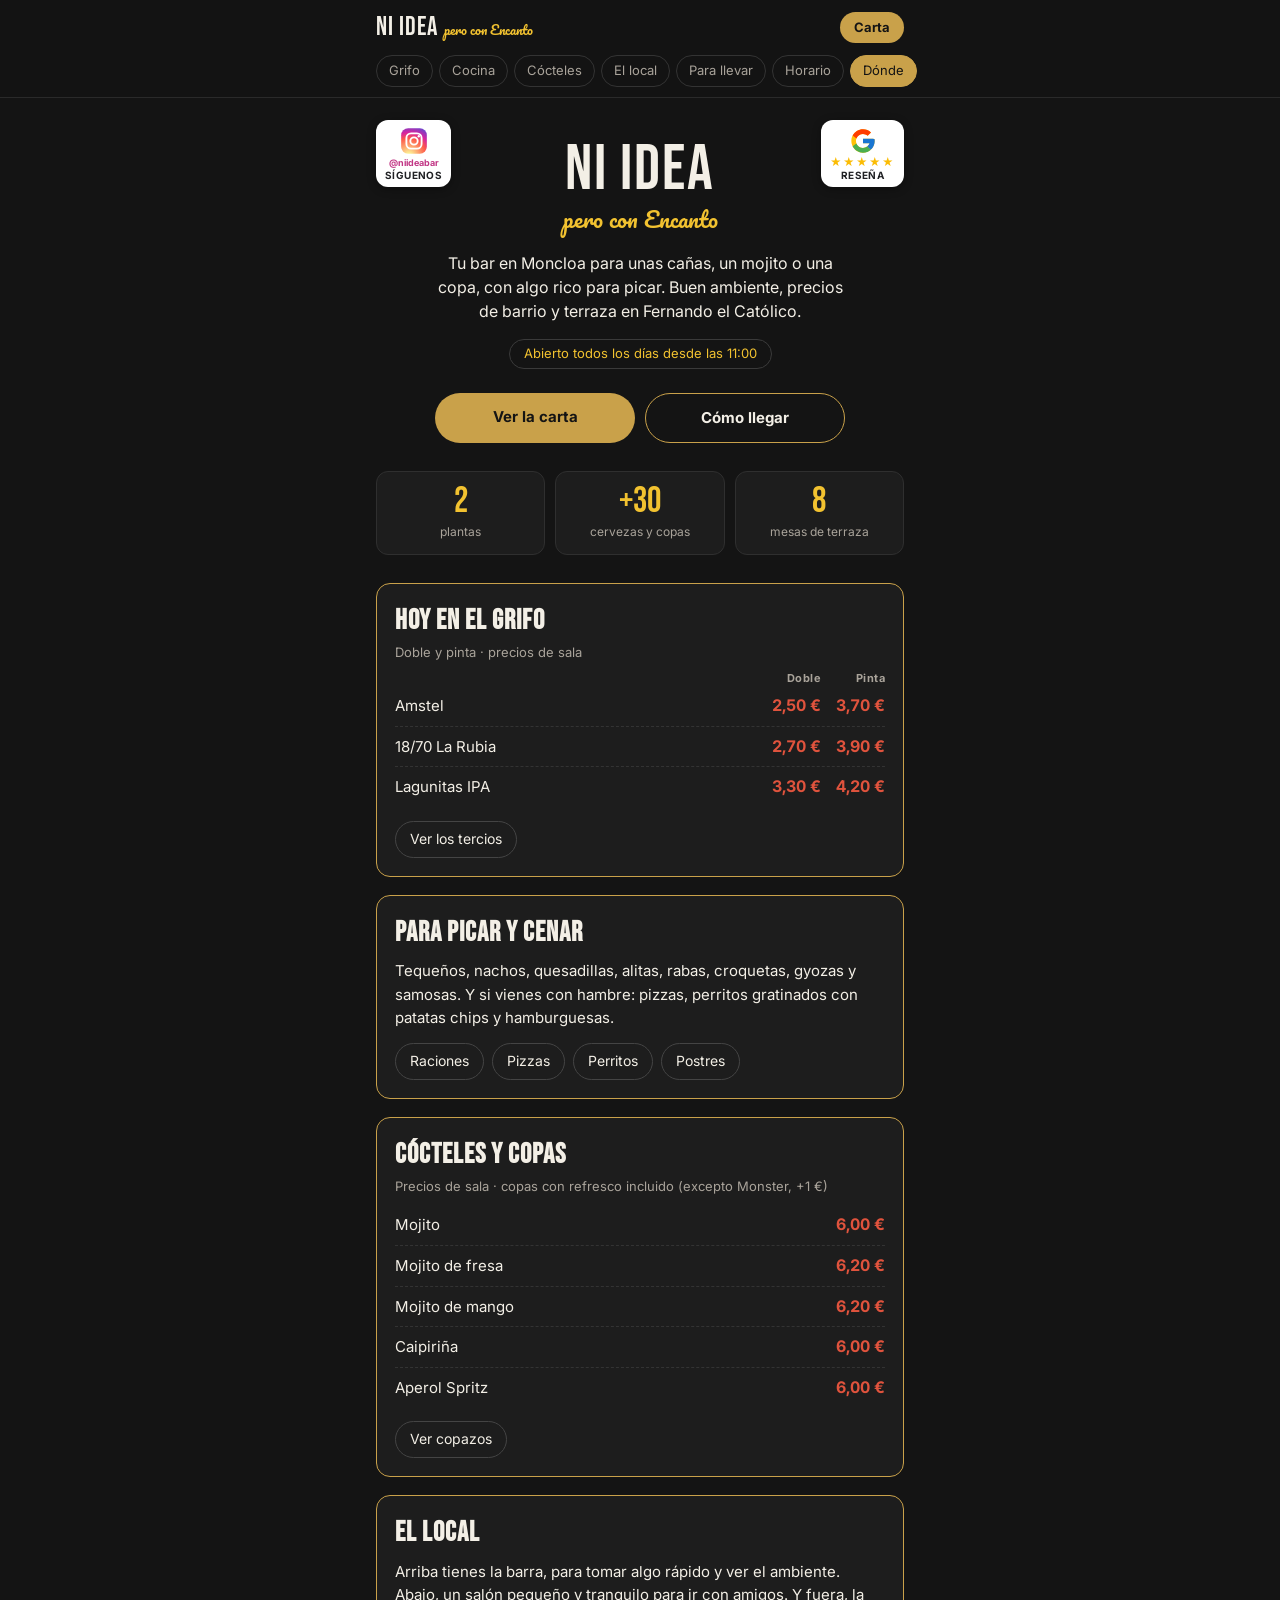
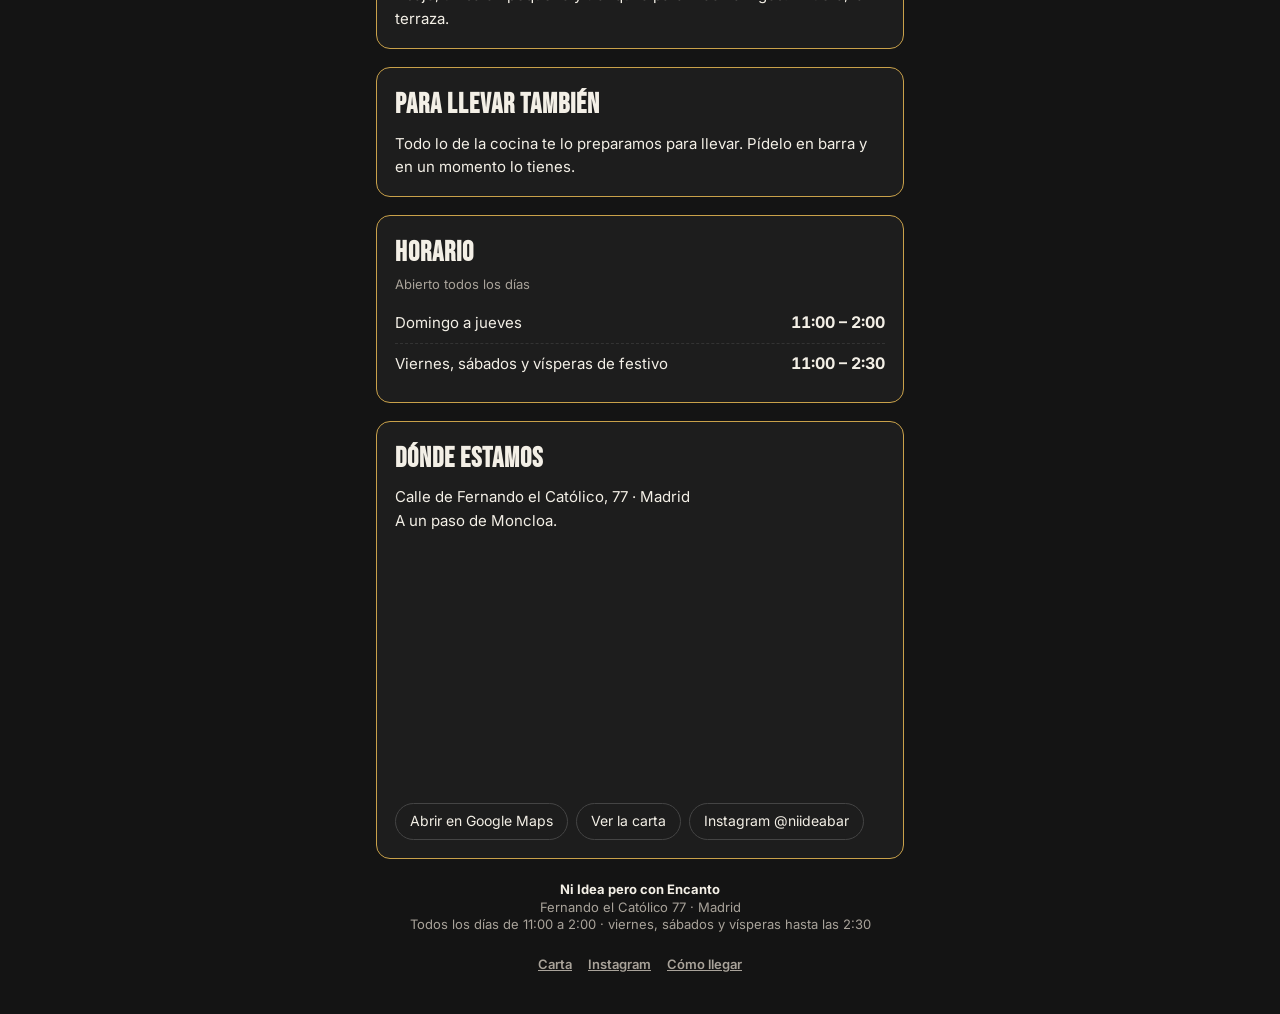
<file: index.html>
<!DOCTYPE html>
<html lang="es">
<head>
<meta charset="UTF-8">
<meta name="viewport" content="width=device-width, initial-scale=1, viewport-fit=cover">
<title>Ni Idea pero con Encanto · Bar en Moncloa, Madrid</title>
<meta name="description" content="Ni Idea pero con Encanto: bar en Fernando el Católico 77 (Moncloa, Madrid). Cañas, cócteles, copas, raciones, pizzas y perritos. Terraza y comida para llevar.">
<link rel="preconnect" href="https://fonts.googleapis.com">
<link rel="preconnect" href="https://fonts.gstatic.com" crossorigin>
<link href="https://fonts.googleapis.com/css2?family=Bebas+Neue&family=Pacifico&family=Inter:wght@400;600;700&display=swap" rel="stylesheet">
<link rel="stylesheet" href="/estilo.css?v=202611262214">
<style>
  .top{position:sticky;top:0;z-index:30;background:rgba(20,20,20,.96);backdrop-filter:blur(6px);
       border-bottom:1px solid #2a2a2a}
  .top .in{max-width:560px;margin:0 auto;padding:10px 16px 0;display:flex;align-items:center;justify-content:space-between}
  .top .marca{font-family:'Bebas Neue',sans-serif;font-size:26px;letter-spacing:1px;color:var(--text);text-decoration:none}
  .top .marca span{font-family:Pacifico,cursive;font-size:13px;color:var(--accent);margin-left:6px;letter-spacing:0}
  .top .carta{font-size:13px;font-weight:700;color:#141414;background:var(--line);padding:7px 14px;border-radius:999px;text-decoration:none}
  .top nav{max-width:560px;margin:0 auto;display:flex;gap:6px;overflow-x:auto;padding:10px 16px;scrollbar-width:none}
  .top nav::-webkit-scrollbar{display:none}
  .top nav a{flex:0 0 auto;font-size:13px;color:var(--muted);text-decoration:none;border:1px solid #333;border-radius:999px;padding:6px 12px}
  .top nav a.on{color:#141414;background:var(--line);border-color:var(--line)}
  .hero h1{font-family:'Bebas Neue',sans-serif;font-weight:400;font-size:64px;letter-spacing:2px;line-height:1}
  .botones{display:flex;gap:10px;justify-content:center;margin-top:24px}
  .botones a{flex:1;max-width:200px;text-align:center;font-weight:700;font-size:15px;text-decoration:none;padding:14px 10px;border-radius:999px}
  .b1{background:var(--line);color:#141414}
  .b2{border:1.5px solid var(--line);color:var(--text)}
  .abierto{display:inline-block;margin-top:16px;font-size:13px;color:var(--accent);border:1px solid #3a3a3a;border-radius:999px;padding:5px 14px}
  #horario .p{color:var(--text)}
  .cifras{display:flex;gap:10px;margin-top:28px}
  .cifras div{flex:1;text-align:center;background:var(--card);border:1px solid #2f2f2f;border-radius:12px;padding:12px 6px}
  .cifras b{display:block;font-family:'Bebas Neue',sans-serif;font-size:36px;color:var(--accent);font-weight:400;line-height:1}
  .cifras span{font-size:12px;color:var(--muted)}
  .bloque{scroll-margin-top:110px}
  .sub{color:var(--muted);font-size:13px;margin:-4px 0 10px}
  .links{display:flex;flex-wrap:wrap;gap:8px;margin-top:14px}
  .links a{font-size:14px;color:var(--text);border:1px solid #444;border-radius:999px;padding:8px 14px;text-decoration:none}
  footer .fl{display:flex;justify-content:center;gap:16px;margin-top:12px}
  footer .fl a{background:none;color:var(--muted);padding:0;font-weight:600;text-decoration:underline}
  @media (max-width:420px){.hero h1{font-size:50px}}
</style>
</head>
<body>
<div class="top">
  <div class="in">
    <a class="marca" href="#inicio">NI IDEA<span>pero con Encanto</span></a>
    <a class="carta" href="/sala/">Carta</a>
  </div>
  <nav id="topnav">
    <a href="#grifo">Grifo</a>
    <a href="#cocina">Cocina</a>
    <a href="#cocteles">Cócteles</a>
    <a href="#local">El local</a>
    <a href="#llevar">Para llevar</a>
    <a href="#horario">Horario</a>
    <a href="#donde">Dónde</a>
  </nav>
</div>

<div class="wrap">
  <header class="hero" id="inicio">
    <a class="ig-seg" href="https://www.instagram.com/niideabar/" target="_blank" rel="noopener" aria-label="Síguenos en Instagram: @niideabar"><svg viewBox="0 0 48 48" width="28" height="28" aria-hidden="true"><defs><radialGradient id="igg" cx="30%" cy="107%" r="150%"><stop offset="0" stop-color="#fdf497"/><stop offset=".05" stop-color="#fdf497"/><stop offset=".45" stop-color="#fd5949"/><stop offset=".6" stop-color="#d6249f"/><stop offset=".9" stop-color="#285AEB"/></radialGradient></defs><rect x="2" y="2" width="44" height="44" rx="12" fill="url(#igg)"/><rect x="11" y="11" width="26" height="26" rx="8" fill="none" stroke="#fff" stroke-width="3.2"/><circle cx="24" cy="24" r="6.3" fill="none" stroke="#fff" stroke-width="3.2"/><circle cx="32.2" cy="15.8" r="2" fill="#fff"/></svg><span class="ig-at">@niideabar</span><span class="g-tx">Síguenos</span></a>
    <a class="g-res" href="https://search.google.com/local/writereview?placeid=ChIJTd_6IQApQg0RrU7HAiHPPtM" target="_blank" rel="noopener" aria-label="Déjanos tu reseña en Google"><svg viewBox="0 0 48 48" width="28" height="28" aria-hidden="true"><path fill="#FFC107" d="M43.6 20.5H42V20H24v8h11.3C33.7 32.7 29.2 36 24 36c-6.6 0-12-5.4-12-12s5.4-12 12-12c3.1 0 5.8 1.2 8 3l5.7-5.7C34 6.1 29.3 4 24 4 12.9 4 4 12.9 4 24s8.9 20 20 20 20-8.9 20-20c0-1.3-.1-2.4-.4-3.5z"/><path fill="#FF3D00" d="M6.3 14.7l6.6 4.8C14.7 15.1 19 12 24 12c3.1 0 5.8 1.2 8 3l5.7-5.7C34 6.1 29.3 4 24 4 16.3 4 9.7 8.3 6.3 14.7z"/><path fill="#4CAF50" d="M24 44c5.2 0 9.9-2 13.4-5.2l-6.2-5.2C29.2 35.1 26.7 36 24 36c-5.2 0-9.6-3.3-11.3-7.9l-6.5 5C9.5 39.6 16.2 44 24 44z"/><path fill="#1976D2" d="M43.6 20.5H42V20H24v8h11.3c-.8 2.2-2.2 4.2-4.1 5.6l6.2 5.2C37 39.2 44 34 44 24c0-1.3-.1-2.4-.4-3.5z"/></svg><span class="g-st">★★★★★</span><span class="g-tx">Reseña</span></a>
    <h1>NI IDEA</h1>
    <div class="tag">pero con Encanto</div>
    <p class="lead">Tu bar en Moncloa para unas cañas, un mojito o una copa, con algo rico para picar. Buen ambiente, precios de barrio y terraza en Fernando el Católico.</p>
    <div class="abierto">Abierto todos los días desde las 11:00</div>
    <div class="botones">
      <a class="b1" href="/sala/">Ver la carta</a>
      <a class="b2" href="https://www.google.com/maps/search/?api=1&query=Calle+de+Fernando+el+Cat%C3%B3lico+77+Madrid" target="_blank" rel="noopener">Cómo llegar</a>
    </div>
    <div class="cifras">
      <div><b>2</b><span>plantas</span></div>
      <div><b>+30</b><span>cervezas y copas</span></div>
      <div><b>8</b><span>mesas de terraza</span></div>
    </div>
  </header>

  <section class="bloque" id="grifo">
    <h2>Hoy en el grifo</h2>
    <div class="sub">Doble y pinta · precios de sala</div>
    <div id="grifoList"></div>
    <div class="links"><a href="/sala/#tercios">Ver los tercios</a></div>
  </section>

  <section class="bloque" id="cocina">
    <h2>Para picar y cenar</h2>
    <p>Tequeños, nachos, quesadillas, alitas, rabas, croquetas, gyozas y samosas. Y si vienes con hambre: pizzas, perritos gratinados con patatas chips y hamburguesas.</p>
    <div class="links"><a href="/sala/#raciones">Raciones</a><a href="/sala/#pizzas">Pizzas</a><a href="/sala/#perritos">Perritos</a><a href="/sala/#postres">Postres</a></div>
  </section>

  <section class="bloque" id="cocteles">
    <h2>Cócteles y copas</h2>
    <div class="sub">Precios de sala · copas con refresco incluido (excepto Monster, +1 €)</div>
    <div id="coctelList"></div>
    <div class="links"><a href="/sala/#copas">Ver copazos</a></div>
  </section>

  <section class="bloque" id="local">
    <h2>El local</h2>
    <p>Arriba tienes la barra, para tomar algo rápido y ver el ambiente. Abajo, un salón pequeño y tranquilo para ir con amigos. Y fuera, la terraza.</p>
  </section>

  <section class="bloque" id="llevar">
    <h2>Para llevar también</h2>
    <p>Todo lo de la cocina te lo preparamos para llevar. Pídelo en barra y en un momento lo tienes.</p>
  </section>

  <section class="bloque" id="horario">
    <h2>Horario</h2>
    <div class="sub">Abierto todos los días</div>
    <div class="row"><span class="n">Domingo a jueves</span><span class="p">11:00 – 2:00</span></div>
    <div class="row"><span class="n">Viernes, sábados y vísperas de festivo</span><span class="p">11:00 – 2:30</span></div>
  </section>

  <section class="bloque" id="donde">
    <h2>Dónde estamos</h2>
    <p>Calle de Fernando el Católico, 77 · Madrid<br>A un paso de Moncloa.</p>
    <iframe class="mapa" loading="lazy" referrerpolicy="no-referrer-when-downgrade"
      src="https://www.google.com/maps?q=Calle+de+Fernando+el+Cat%C3%B3lico+77,+Madrid&output=embed"
      title="Mapa de Ni Idea pero con Encanto"></iframe>
    <div class="links">
      <a href="https://www.google.com/maps/search/?api=1&query=Calle+de+Fernando+el+Cat%C3%B3lico+77+Madrid" target="_blank" rel="noopener">Abrir en Google Maps</a>
      <a href="/sala/">Ver la carta</a>
      <a href="https://www.instagram.com/niideabar/" target="_blank" rel="noopener">Instagram @niideabar</a>
    </div>
  </section>

  <footer>
    <b style="color:var(--text)">Ni Idea pero con Encanto</b><br>
    Fernando el Católico 77 · Madrid<br>
    Todos los días de 11:00 a 2:00 · viernes, sábados y vísperas hasta las 2:30
    <div class="fl"><a href="/sala/">Carta</a><a href="https://www.instagram.com/niideabar/" target="_blank" rel="noopener">Instagram</a><a href="#donde">Cómo llegar</a></div>
  </footer>
</div>

<script src="/carta.js?v=202611262214"></script>
<script>
  const sec = id => CARTA.find(s => s.id === id);
  document.getElementById('grifoList').innerHTML =
    `<div class="head2"><span>Doble</span><span>Pinta</span></div>` +
    sec('grifo').items.map(it => `<div class="row"><span class="n">${it[0]}</span><div class="pp"><span class="p2">${eur(it[1][0])}</span><span class="p2">${eur(it[1][1])}</span></div></div>`).join('');
  document.getElementById('coctelList').innerHTML =
    sec('cocteles').items.map(it => `<div class="row"><span class="n">${it[0]}</span><span class="p">${eur(it[1])}</span></div>`).join('');
  // Marca en la barra la sección visible
  const links = [...document.querySelectorAll('#topnav a')];
  const obs = new IntersectionObserver(es => es.forEach(e => {
    if (e.isIntersecting) links.forEach(a => a.classList.toggle('on', a.getAttribute('href') === '#' + e.target.id));
  }), {rootMargin: '-110px 0px -65% 0px'});
  document.querySelectorAll('section.bloque').forEach(s => obs.observe(s));
</script>
</body>
</html>
</file>
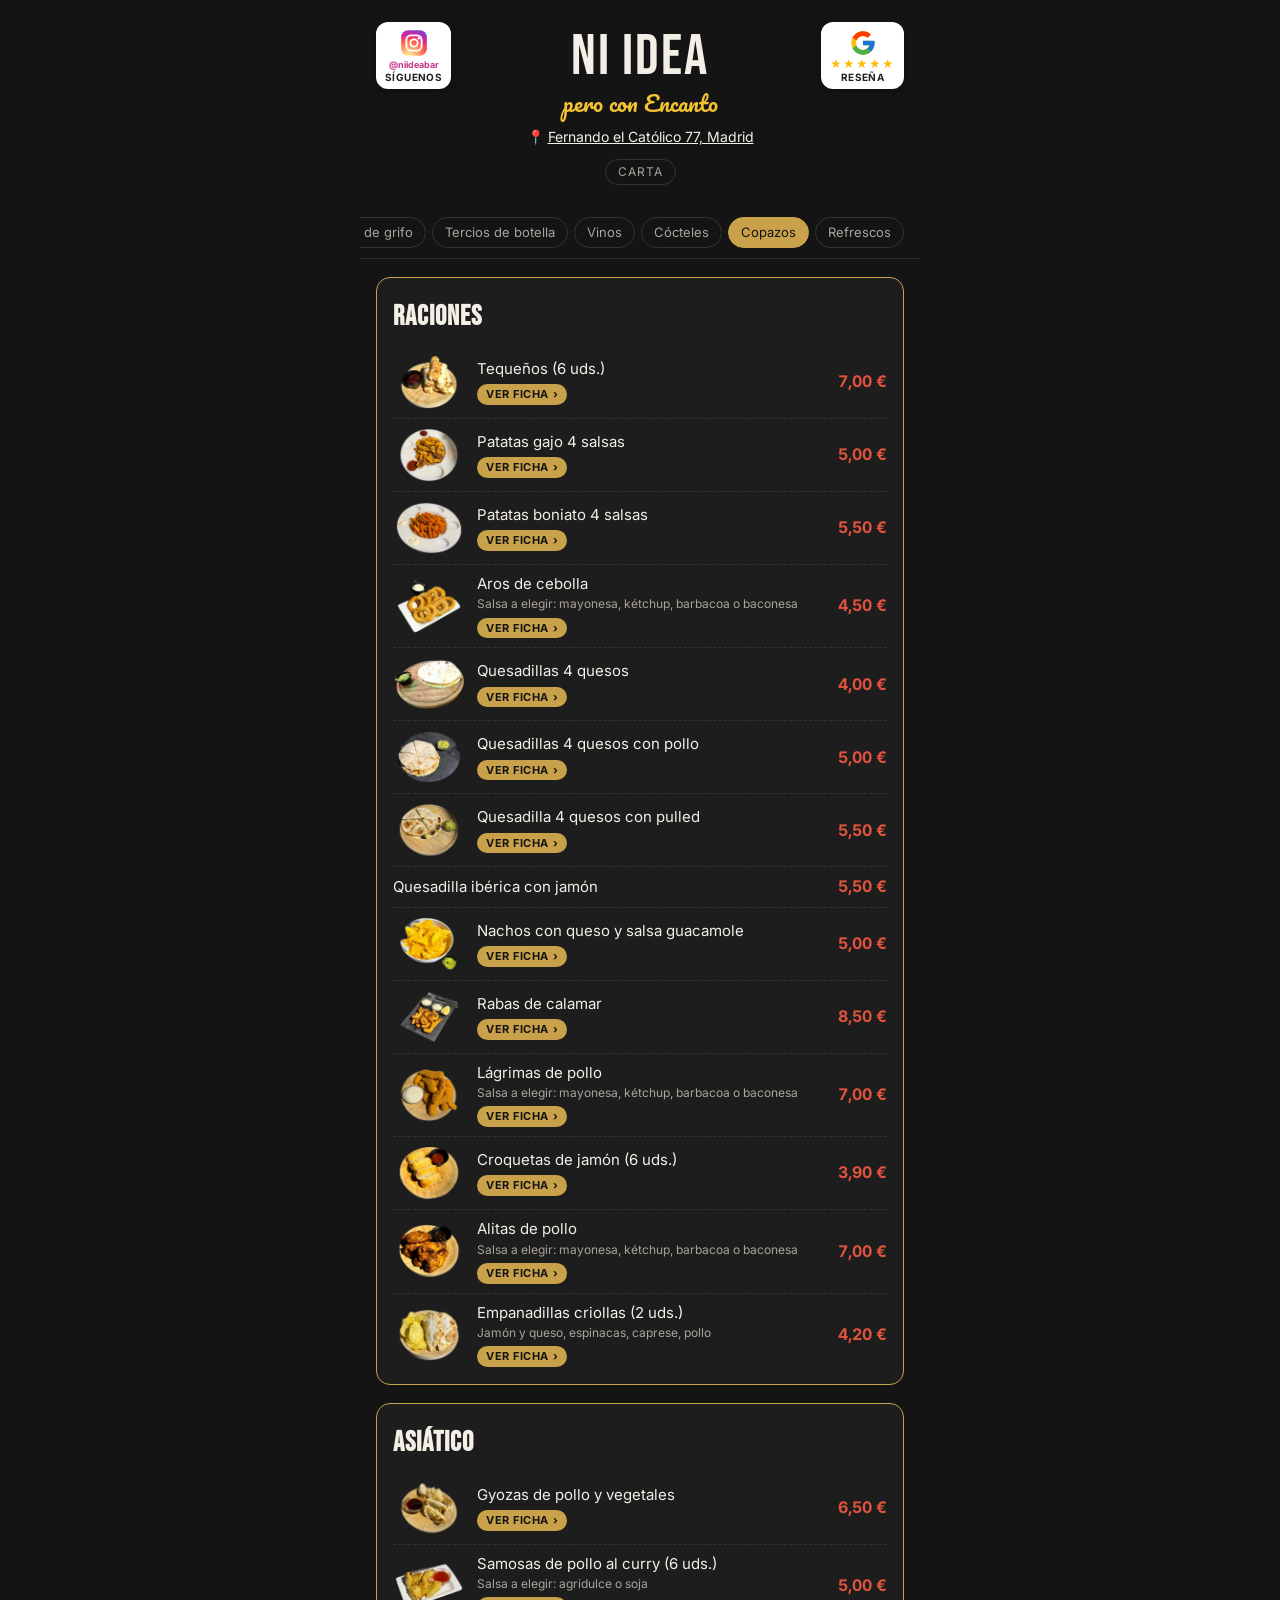
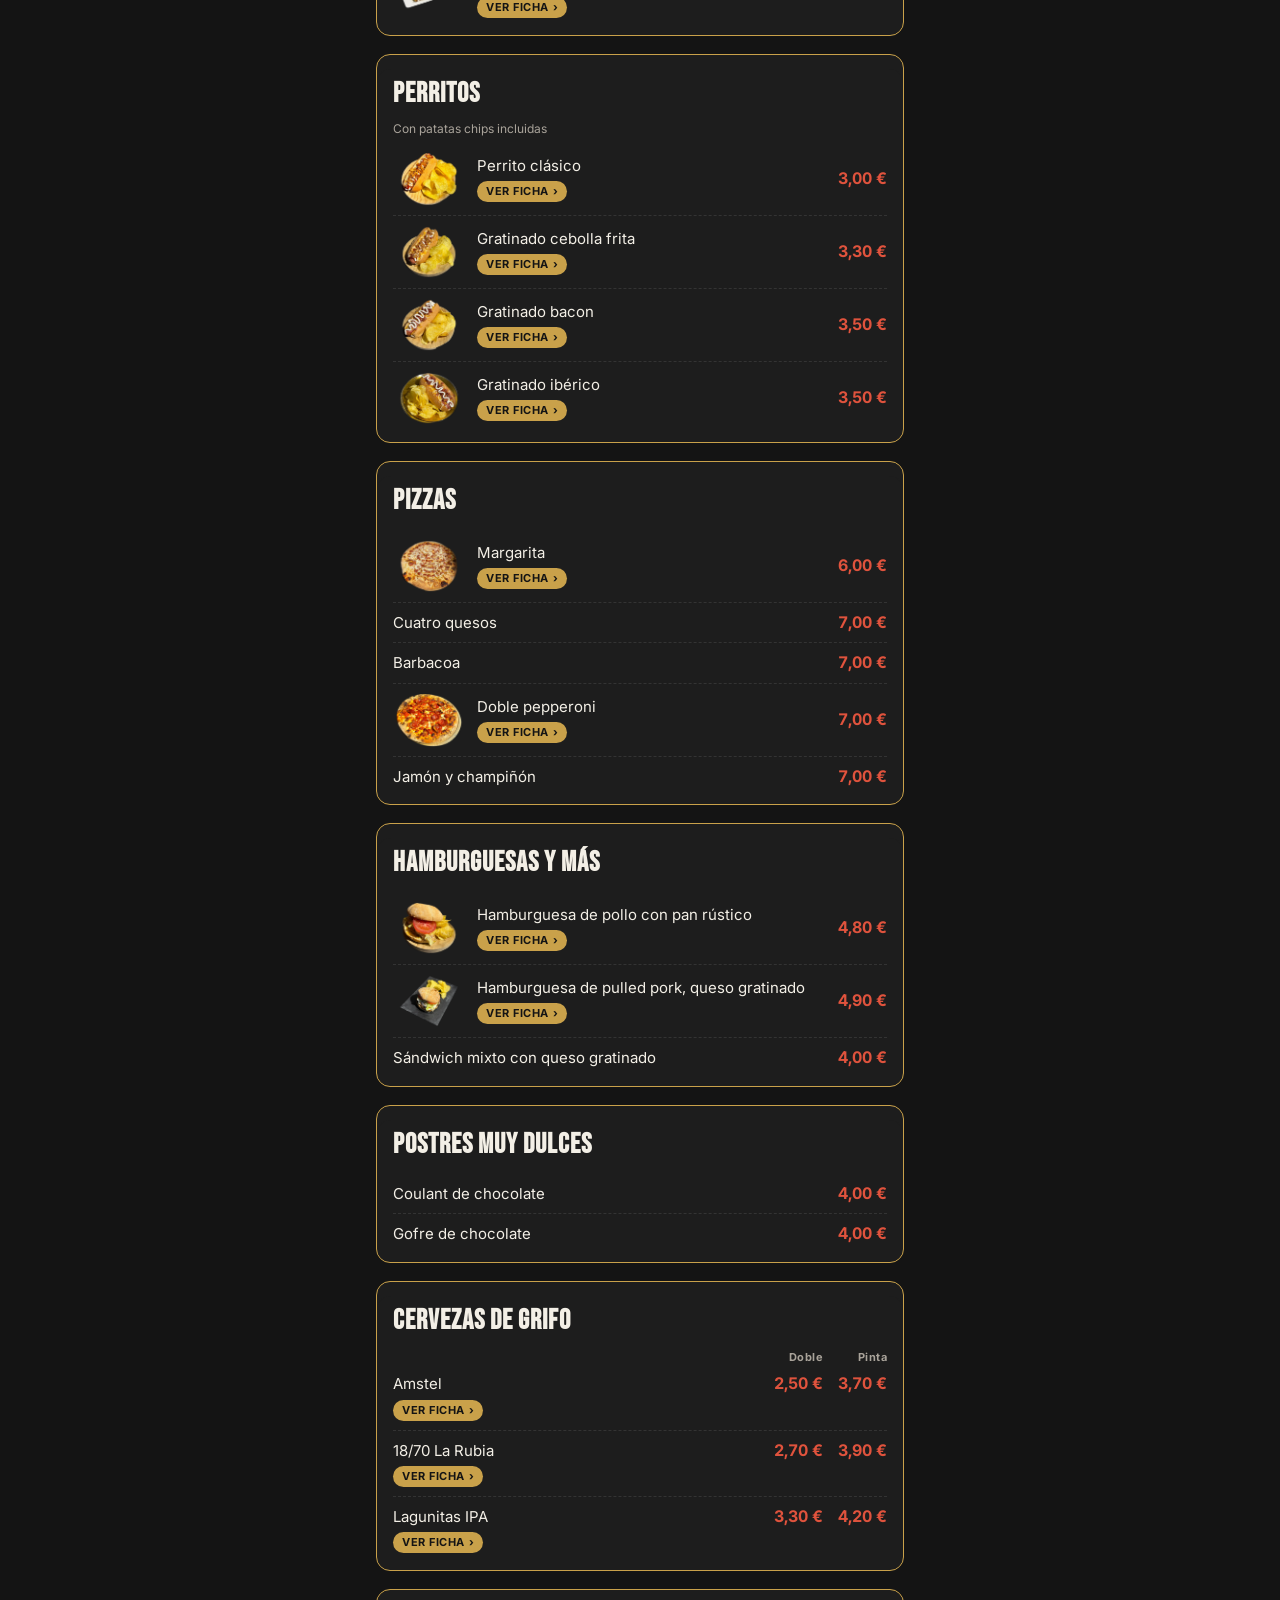
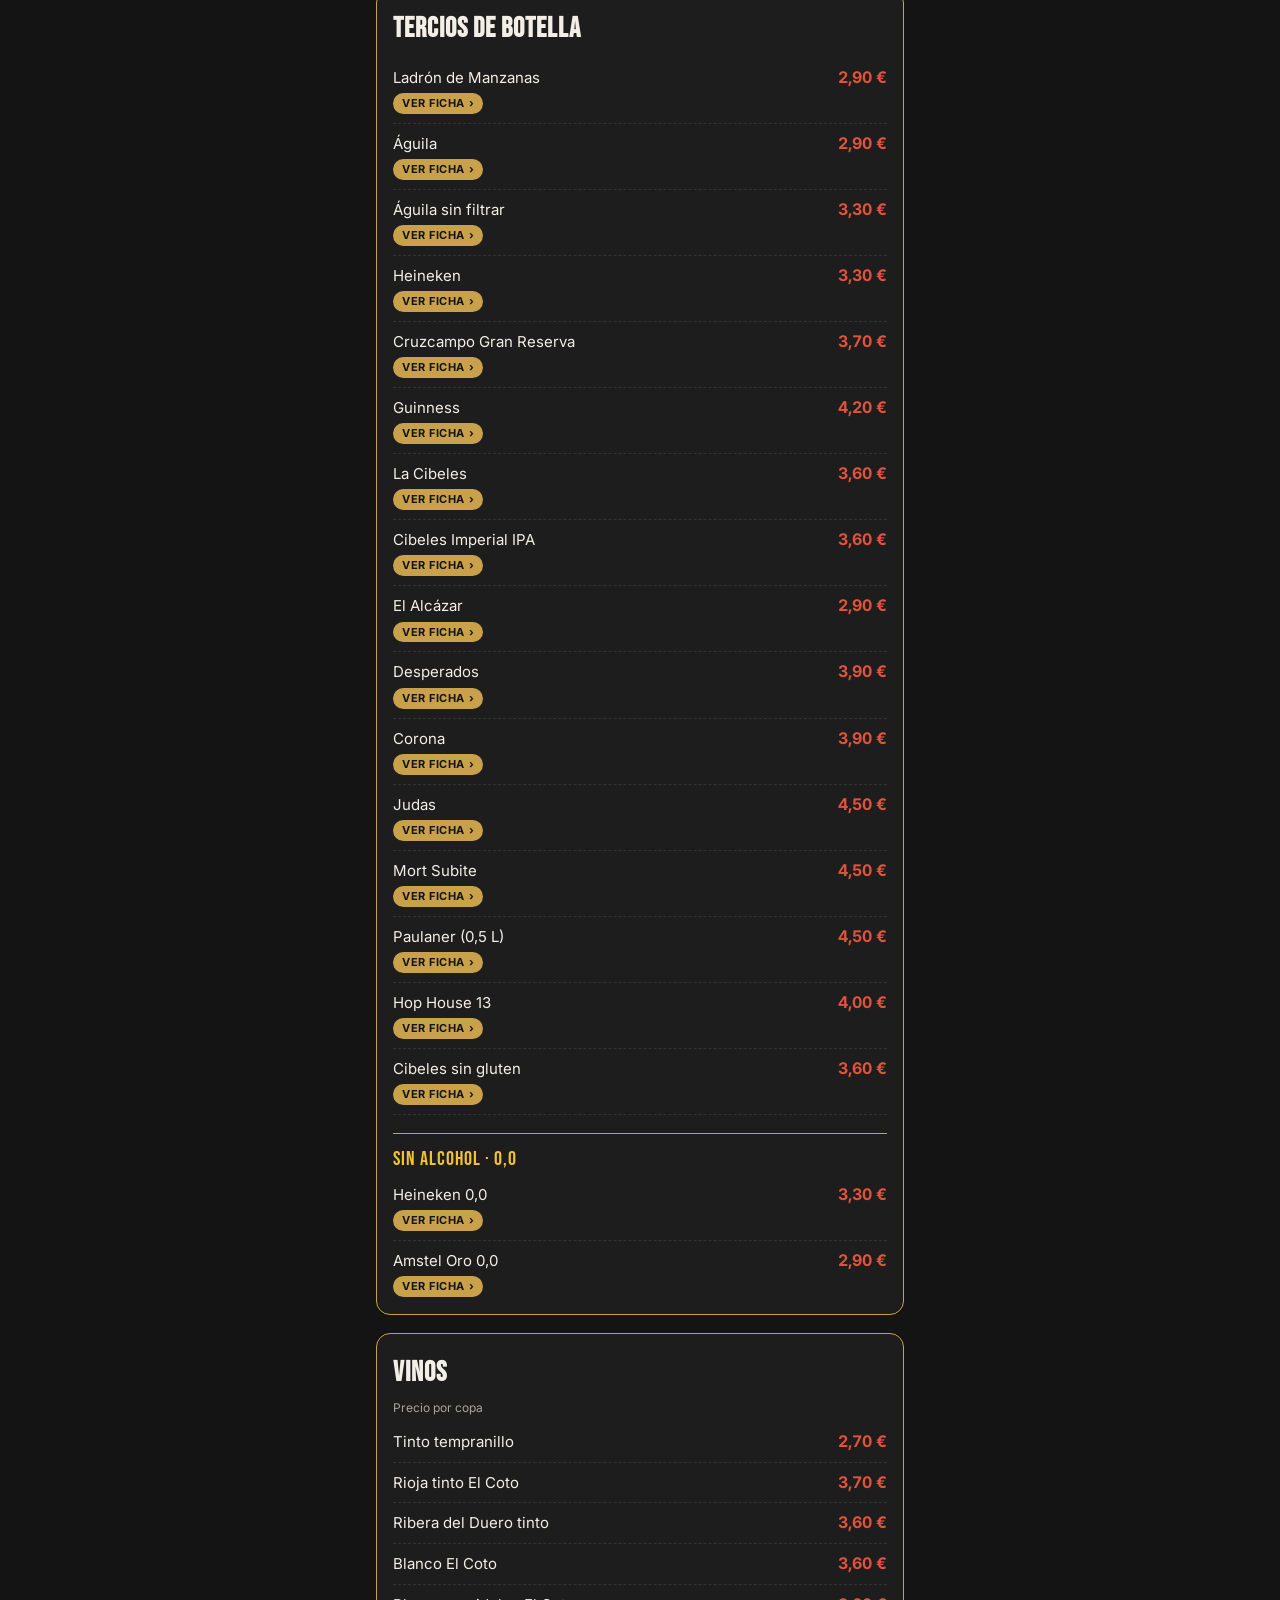
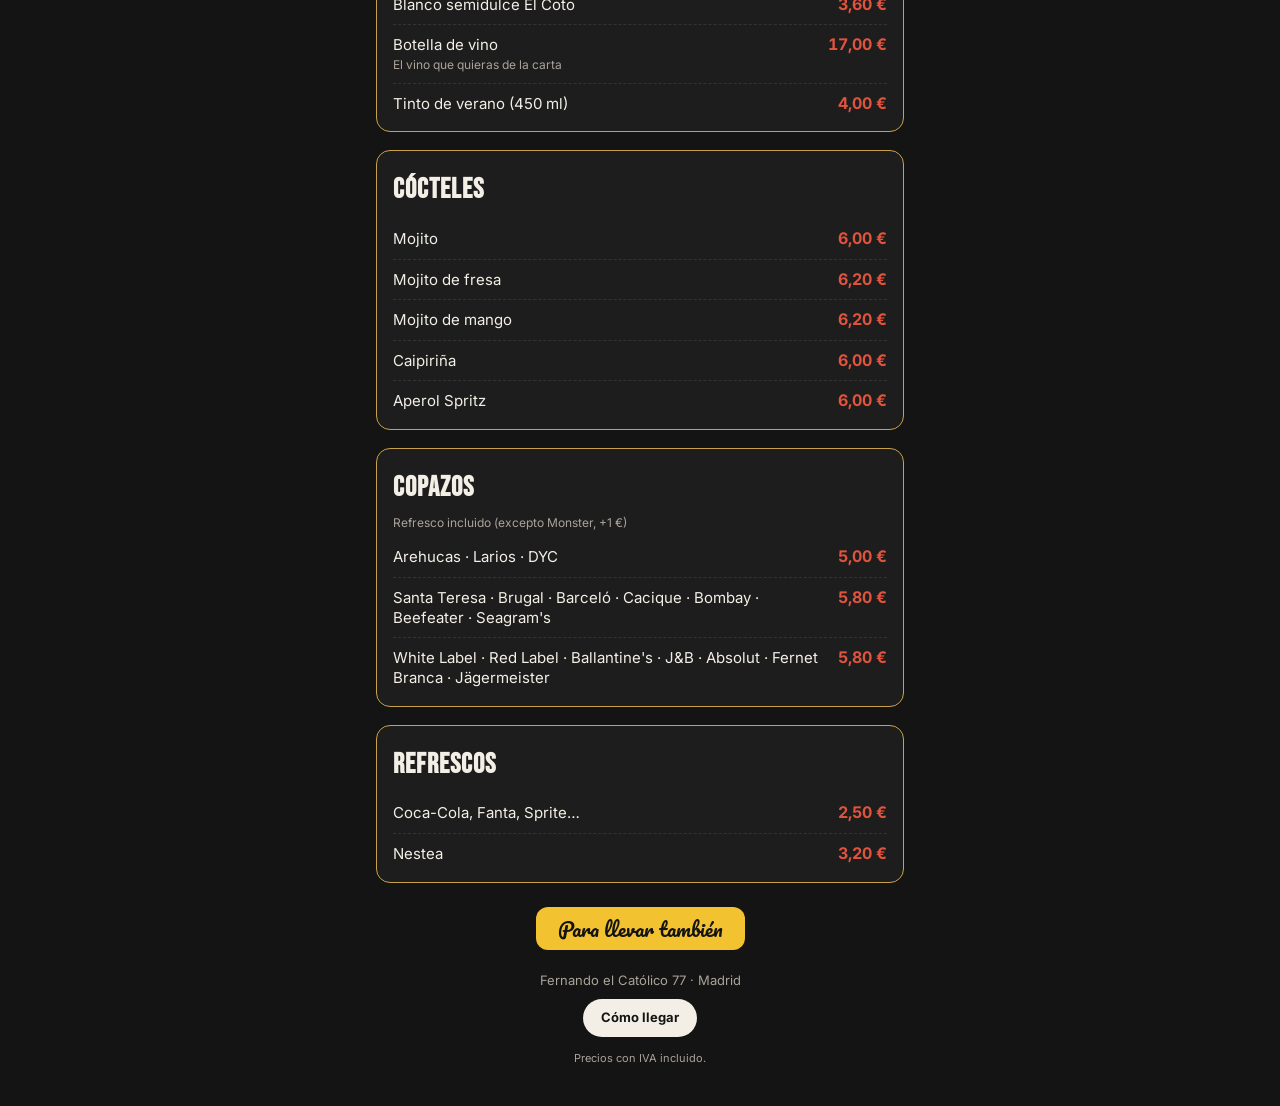
<file: sala/index.html>
<!DOCTYPE html>
<html lang="es">
<head>
<meta charset="UTF-8">
<meta name="viewport" content="width=device-width, initial-scale=1">
<title>Ni Idea pero con Encanto · Carta</title>
<meta name="description" content="Carta de Ni Idea pero con Encanto. Fernando el Católico 77, Madrid.">
<link rel="preconnect" href="https://fonts.googleapis.com">
<link rel="preconnect" href="https://fonts.gstatic.com" crossorigin>
<link href="https://fonts.googleapis.com/css2?family=Bebas+Neue&family=Pacifico&family=Inter:wght@400;600;700&display=swap" rel="stylesheet">
<link rel="stylesheet" href="/estilo.css?v=202611262214">
</head>
<body>
<div class="wrap">
  <header>
    <a class="ig-seg" href="https://www.instagram.com/niideabar/" target="_blank" rel="noopener" aria-label="Síguenos en Instagram: @niideabar"><svg viewBox="0 0 48 48" width="28" height="28" aria-hidden="true"><defs><radialGradient id="igg" cx="30%" cy="107%" r="150%"><stop offset="0" stop-color="#fdf497"/><stop offset=".05" stop-color="#fdf497"/><stop offset=".45" stop-color="#fd5949"/><stop offset=".6" stop-color="#d6249f"/><stop offset=".9" stop-color="#285AEB"/></radialGradient></defs><rect x="2" y="2" width="44" height="44" rx="12" fill="url(#igg)"/><rect x="11" y="11" width="26" height="26" rx="8" fill="none" stroke="#fff" stroke-width="3.2"/><circle cx="24" cy="24" r="6.3" fill="none" stroke="#fff" stroke-width="3.2"/><circle cx="32.2" cy="15.8" r="2" fill="#fff"/></svg><span class="ig-at">@niideabar</span><span class="g-tx">Síguenos</span></a>
    <a class="g-res" href="https://search.google.com/local/writereview?placeid=ChIJTd_6IQApQg0RrU7HAiHPPtM" target="_blank" rel="noopener" aria-label="Déjanos tu reseña en Google"><svg viewBox="0 0 48 48" width="28" height="28" aria-hidden="true"><path fill="#FFC107" d="M43.6 20.5H42V20H24v8h11.3C33.7 32.7 29.2 36 24 36c-6.6 0-12-5.4-12-12s5.4-12 12-12c3.1 0 5.8 1.2 8 3l5.7-5.7C34 6.1 29.3 4 24 4 12.9 4 4 12.9 4 24s8.9 20 20 20 20-8.9 20-20c0-1.3-.1-2.4-.4-3.5z"/><path fill="#FF3D00" d="M6.3 14.7l6.6 4.8C14.7 15.1 19 12 24 12c3.1 0 5.8 1.2 8 3l5.7-5.7C34 6.1 29.3 4 24 4 16.3 4 9.7 8.3 6.3 14.7z"/><path fill="#4CAF50" d="M24 44c5.2 0 9.9-2 13.4-5.2l-6.2-5.2C29.2 35.1 26.7 36 24 36c-5.2 0-9.6-3.3-11.3-7.9l-6.5 5C9.5 39.6 16.2 44 24 44z"/><path fill="#1976D2" d="M43.6 20.5H42V20H24v8h11.3c-.8 2.2-2.2 4.2-4.1 5.6l6.2 5.2C37 39.2 44 34 44 24c0-1.3-.1-2.4-.4-3.5z"/></svg><span class="g-st">★★★★★</span><span class="g-tx">Reseña</span></a>
    <a href="/" style="color:inherit;text-decoration:none"><div class="logo">NI IDEA</div></a>
    <div class="tag">pero con Encanto</div>
    <div class="addr">📍 <a href="https://maps.google.com/?q=Calle+de+Fernando+el+Cat%C3%B3lico+77,+Madrid" target="_blank" rel="noopener">Fernando el Católico 77, Madrid</a></div>
    <div class="tarifa">Carta</div>
  </header>
  <nav class="nav" id="nav" style="margin-top:14px"></nav>
  <main id="menu"></main>
  <div class="banner"><span>Para llevar también</span></div>
  <footer>
    Fernando el Católico 77 · Madrid<br>
    <a href="https://maps.google.com/?q=Calle+de+Fernando+el+Cat%C3%B3lico+77,+Madrid" target="_blank" rel="noopener">Cómo llegar</a>
    <div class="iva">Precios con IVA incluido.</div>
  </footer>
</div>
<script>window.TARIFA = "sala";</script>
<script src="/fichas.js?v=202611262214"></script>
<script src="/carta.js?v=202611262214"></script>
<script src="/ofertas.js?v=202611262214"></script>
</body>
</html>
</file>
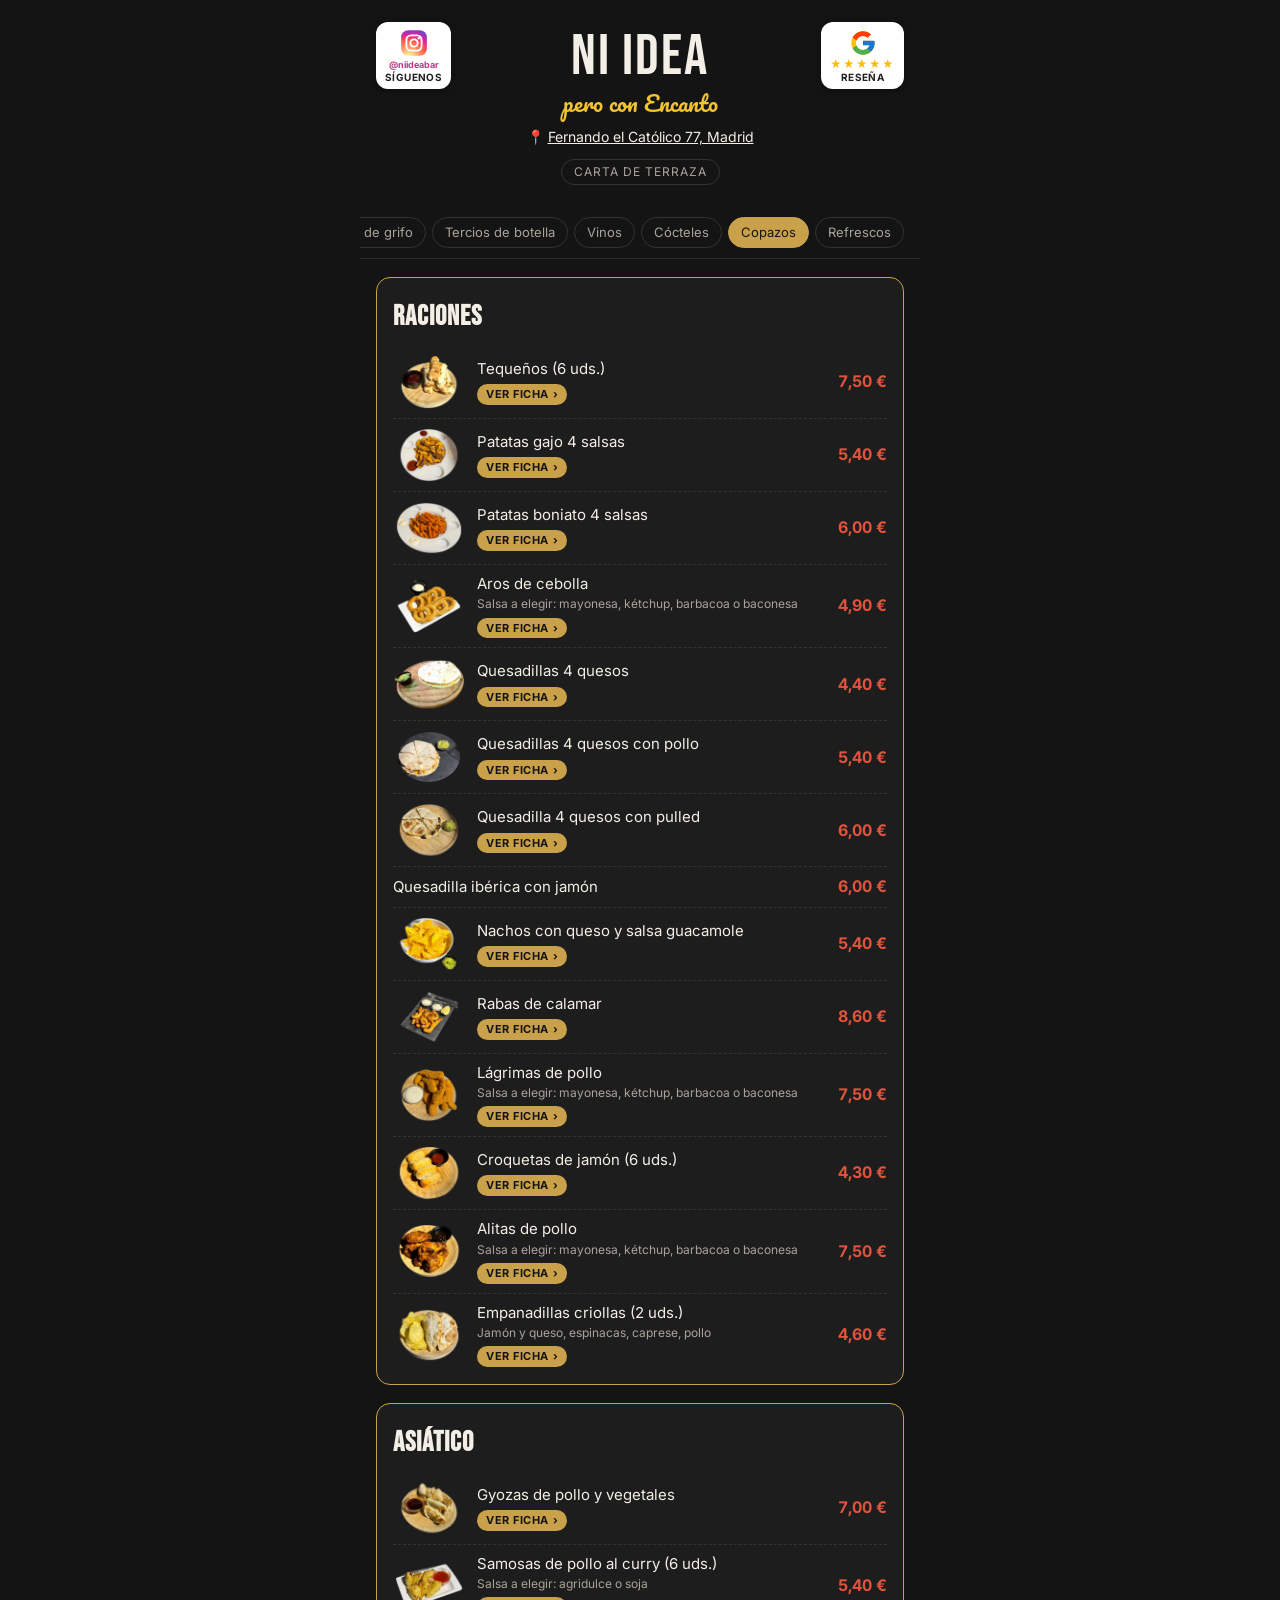
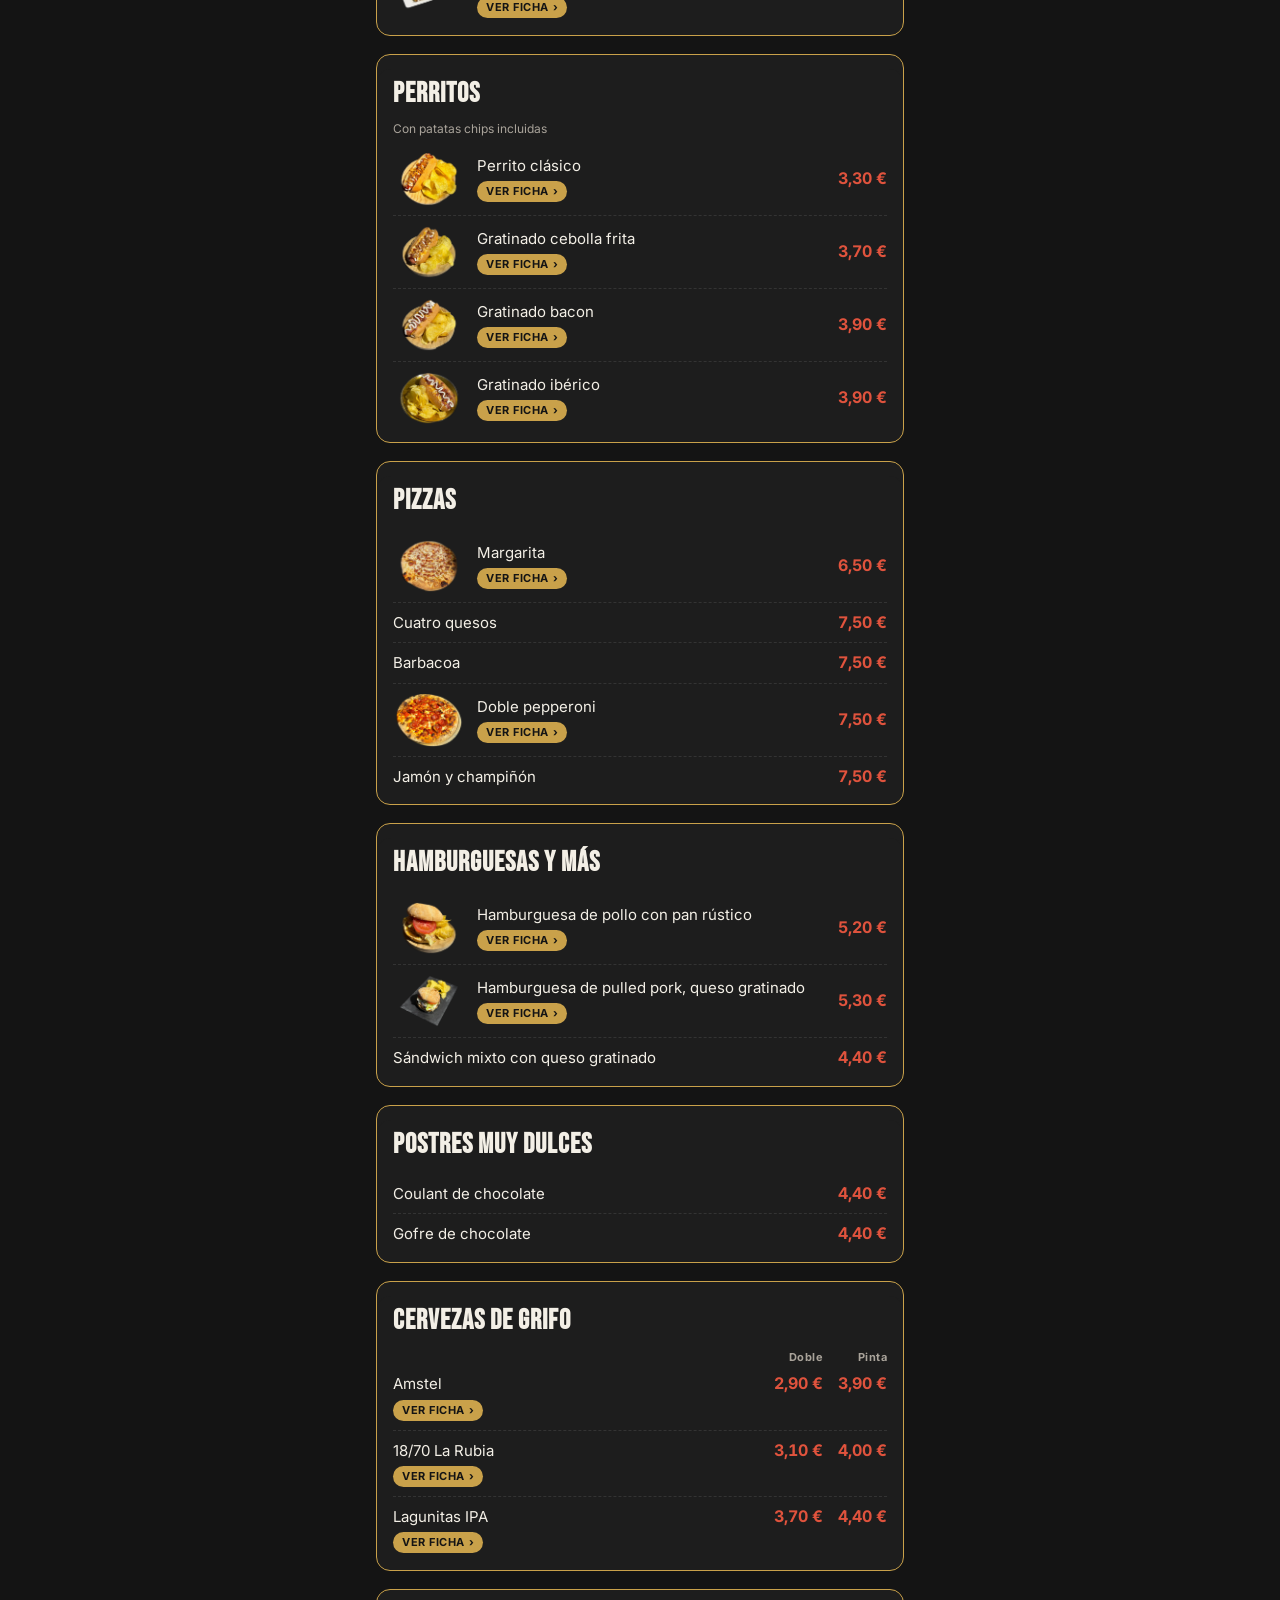
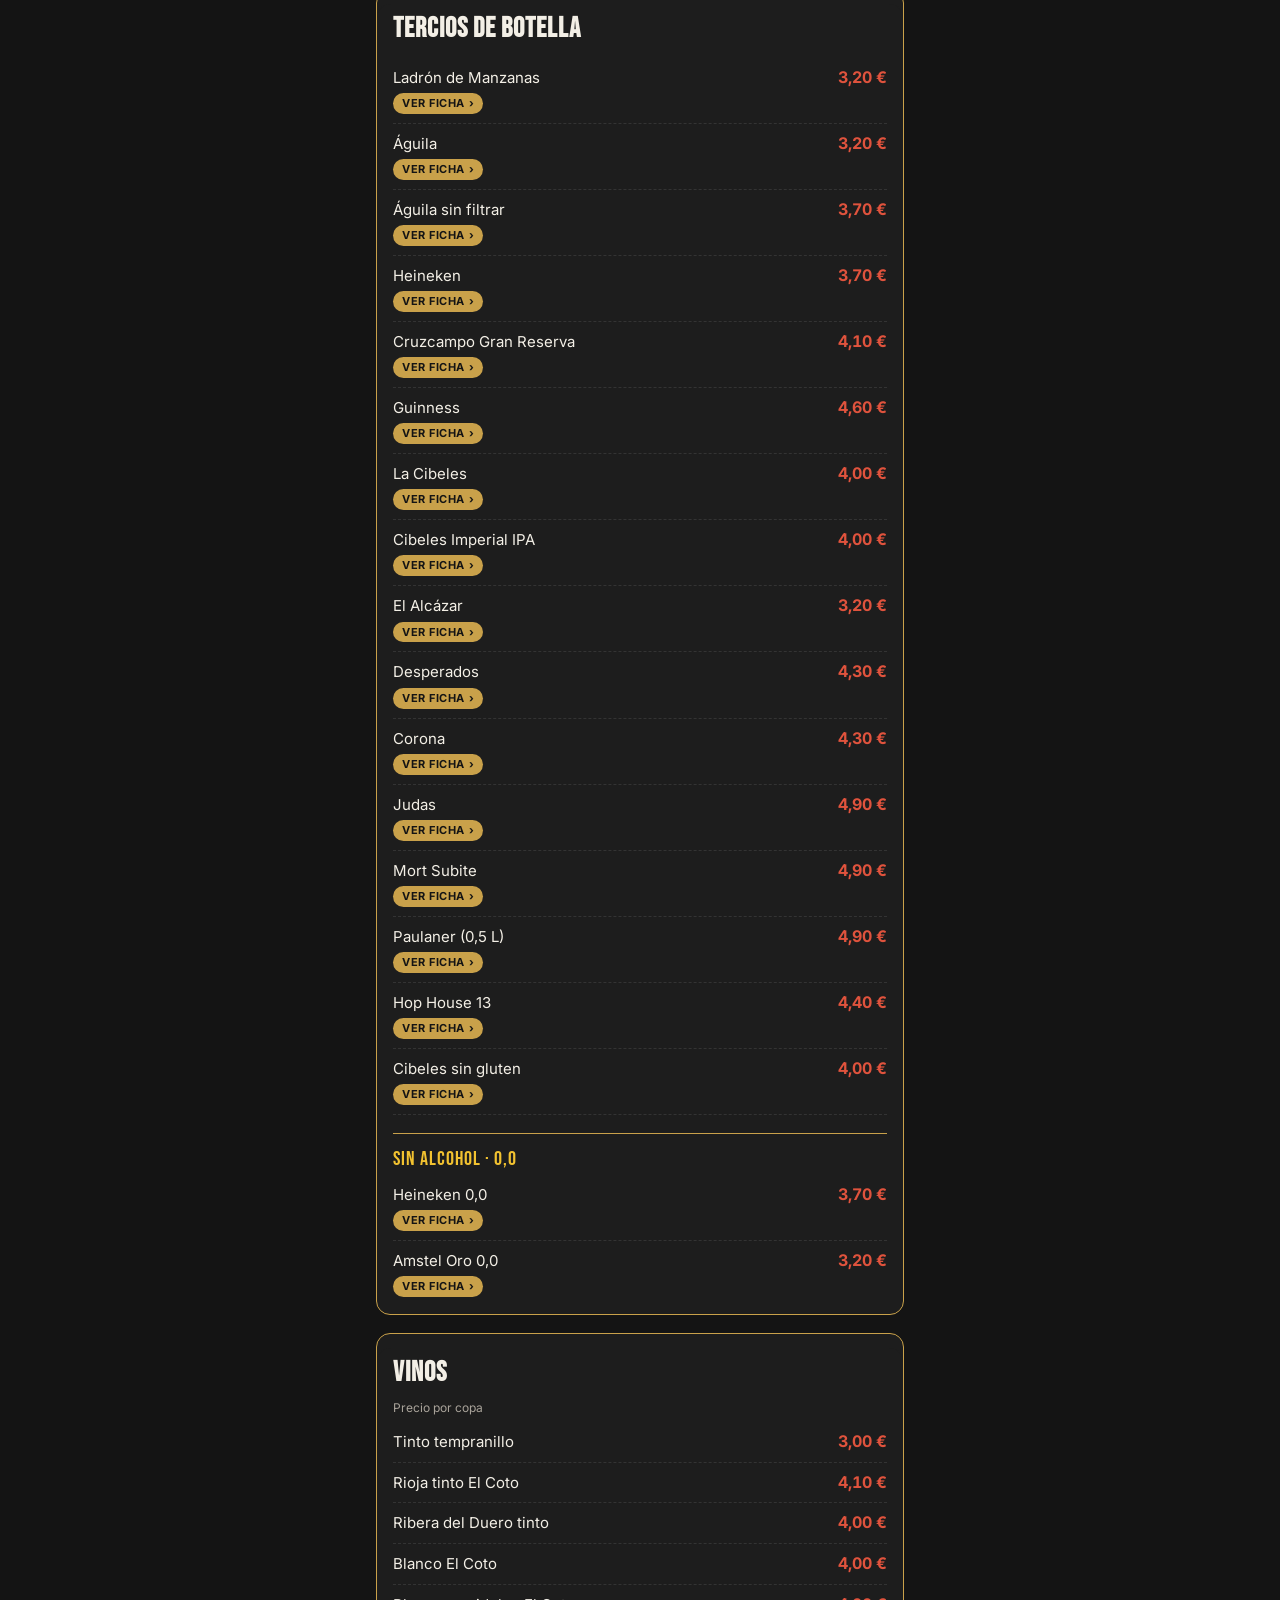
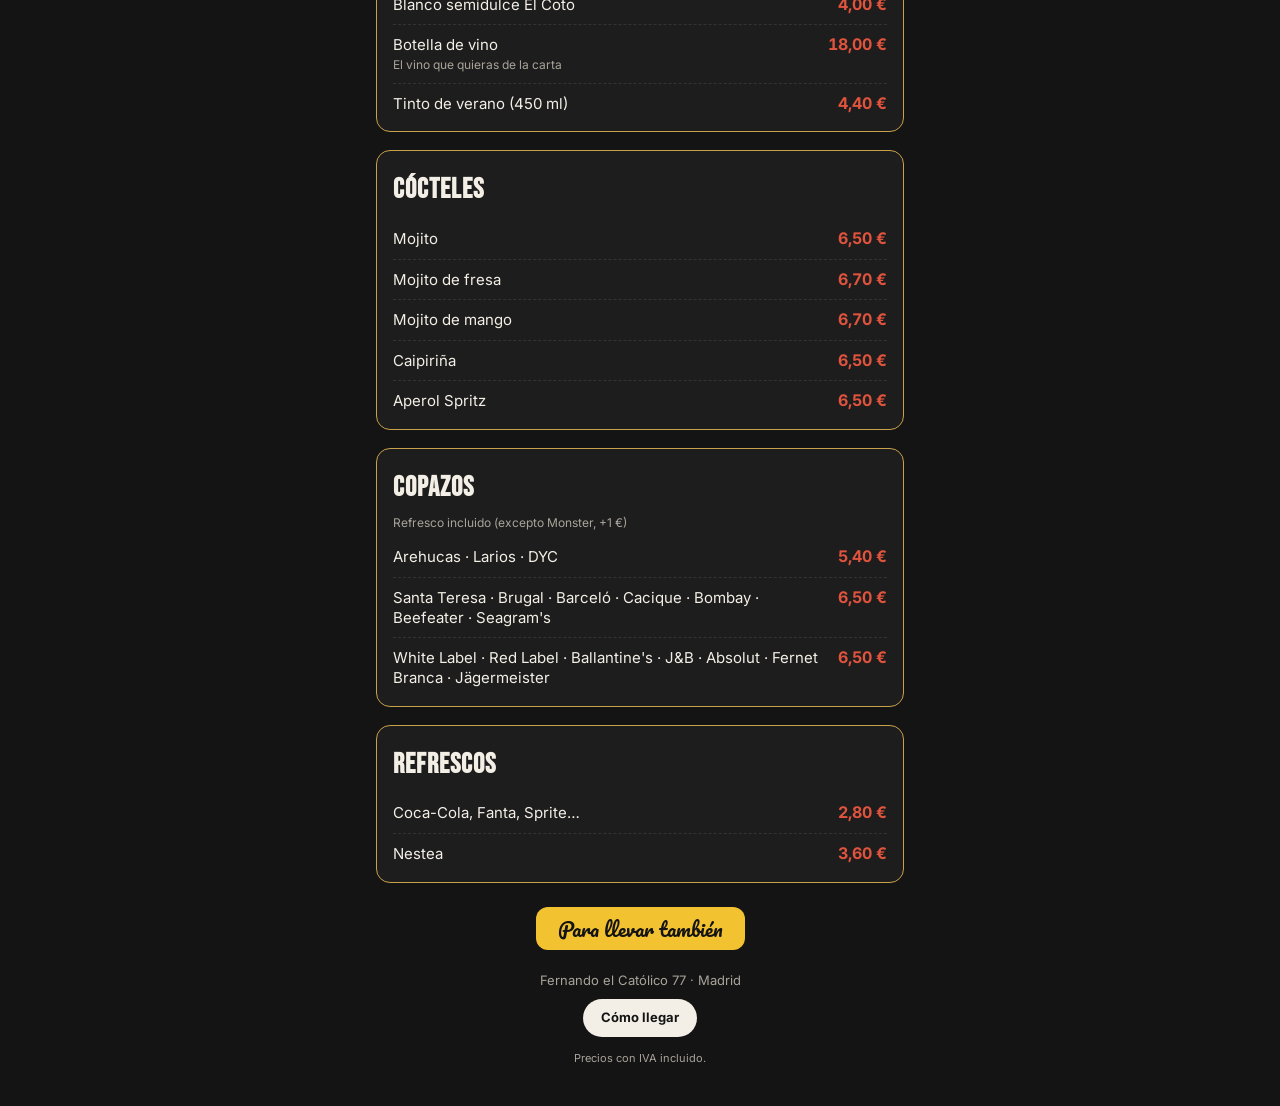
<file: terraza/index.html>
<!DOCTYPE html>
<html lang="es">
<head>
<meta charset="UTF-8">
<meta name="viewport" content="width=device-width, initial-scale=1">
<title>Ni Idea pero con Encanto · Carta de terraza</title>
<meta name="description" content="Carta de terraza de Ni Idea pero con Encanto. Fernando el Católico 77, Madrid.">
<link rel="preconnect" href="https://fonts.googleapis.com">
<link rel="preconnect" href="https://fonts.gstatic.com" crossorigin>
<link href="https://fonts.googleapis.com/css2?family=Bebas+Neue&family=Pacifico&family=Inter:wght@400;600;700&display=swap" rel="stylesheet">
<link rel="stylesheet" href="/estilo.css?v=202611262214">
</head>
<body>
<div class="wrap">
  <header>
    <a class="ig-seg" href="https://www.instagram.com/niideabar/" target="_blank" rel="noopener" aria-label="Síguenos en Instagram: @niideabar"><svg viewBox="0 0 48 48" width="28" height="28" aria-hidden="true"><defs><radialGradient id="igg" cx="30%" cy="107%" r="150%"><stop offset="0" stop-color="#fdf497"/><stop offset=".05" stop-color="#fdf497"/><stop offset=".45" stop-color="#fd5949"/><stop offset=".6" stop-color="#d6249f"/><stop offset=".9" stop-color="#285AEB"/></radialGradient></defs><rect x="2" y="2" width="44" height="44" rx="12" fill="url(#igg)"/><rect x="11" y="11" width="26" height="26" rx="8" fill="none" stroke="#fff" stroke-width="3.2"/><circle cx="24" cy="24" r="6.3" fill="none" stroke="#fff" stroke-width="3.2"/><circle cx="32.2" cy="15.8" r="2" fill="#fff"/></svg><span class="ig-at">@niideabar</span><span class="g-tx">Síguenos</span></a>
    <a class="g-res" href="https://search.google.com/local/writereview?placeid=ChIJTd_6IQApQg0RrU7HAiHPPtM" target="_blank" rel="noopener" aria-label="Déjanos tu reseña en Google"><svg viewBox="0 0 48 48" width="28" height="28" aria-hidden="true"><path fill="#FFC107" d="M43.6 20.5H42V20H24v8h11.3C33.7 32.7 29.2 36 24 36c-6.6 0-12-5.4-12-12s5.4-12 12-12c3.1 0 5.8 1.2 8 3l5.7-5.7C34 6.1 29.3 4 24 4 12.9 4 4 12.9 4 24s8.9 20 20 20 20-8.9 20-20c0-1.3-.1-2.4-.4-3.5z"/><path fill="#FF3D00" d="M6.3 14.7l6.6 4.8C14.7 15.1 19 12 24 12c3.1 0 5.8 1.2 8 3l5.7-5.7C34 6.1 29.3 4 24 4 16.3 4 9.7 8.3 6.3 14.7z"/><path fill="#4CAF50" d="M24 44c5.2 0 9.9-2 13.4-5.2l-6.2-5.2C29.2 35.1 26.7 36 24 36c-5.2 0-9.6-3.3-11.3-7.9l-6.5 5C9.5 39.6 16.2 44 24 44z"/><path fill="#1976D2" d="M43.6 20.5H42V20H24v8h11.3c-.8 2.2-2.2 4.2-4.1 5.6l6.2 5.2C37 39.2 44 34 44 24c0-1.3-.1-2.4-.4-3.5z"/></svg><span class="g-st">★★★★★</span><span class="g-tx">Reseña</span></a>
    <a href="/" style="color:inherit;text-decoration:none"><div class="logo">NI IDEA</div></a>
    <div class="tag">pero con Encanto</div>
    <div class="addr">📍 <a href="https://maps.google.com/?q=Calle+de+Fernando+el+Cat%C3%B3lico+77,+Madrid" target="_blank" rel="noopener">Fernando el Católico 77, Madrid</a></div>
    <div class="tarifa">Carta de terraza</div>
  </header>
  <nav class="nav" id="nav" style="margin-top:14px"></nav>
  <main id="menu"></main>
  <div class="banner"><span>Para llevar también</span></div>
  <footer>
    Fernando el Católico 77 · Madrid<br>
    <a href="https://maps.google.com/?q=Calle+de+Fernando+el+Cat%C3%B3lico+77,+Madrid" target="_blank" rel="noopener">Cómo llegar</a>
    <div class="iva">Precios con IVA incluido.</div>
  </footer>
</div>
<script>window.TARIFA = "terraza";</script>
<script src="/fichas.js?v=202611262214"></script>
<script src="/carta.js?v=202611262214"></script>
<script src="/ofertas.js?v=202611262214"></script>
</body>
</html>
</file>
<file: estilo.css>
:root{
    --bg:#141414; --card:#1d1d1d; --line:#c9a14a; --text:#f3efe6;
    --muted:#a9a39a; --price:#e0533d; --accent:#f2c230;
  }
  *{box-sizing:border-box;margin:0;padding:0}
  body{background:var(--bg);color:var(--text);font-family:Inter,system-ui,sans-serif;
       line-height:1.35;-webkit-font-smoothing:antialiased}
  .wrap{max-width:560px;margin:0 auto;padding:0 16px 40px}
  header{text-align:center;padding:28px 0 8px}
  .logo{font-family:'Bebas Neue',sans-serif;font-size:58px;letter-spacing:2px;line-height:1}
  .tag{font-family:Pacifico,cursive;font-size:22px;color:var(--accent);margin-top:2px}
  .addr{color:var(--muted);font-size:14px;margin-top:10px}
  .addr a{color:var(--text)}
  .nav{display:flex;gap:6px;overflow-x:auto;padding-bottom:12px;scrollbar-width:none}
  .nav::-webkit-scrollbar{display:none}
  .nav a{flex:0 0 auto;font-size:13px;color:var(--muted);text-decoration:none;
         border:1px solid #333;border-radius:999px;padding:6px 12px}
  section{background:var(--card);border:1.5px solid var(--line);border-radius:14px;
          padding:14px 16px 8px;margin-top:18px;scroll-margin-top:72px}
  h2{font-family:'Bebas Neue',sans-serif;font-size:28px;letter-spacing:1px;margin-bottom:4px}
  .note{color:var(--muted);font-size:12px;margin:-2px 0 6px}
  .row{display:flex;justify-content:space-between;align-items:baseline;gap:12px;
       padding:9px 0;border-bottom:1px dashed #333}
  .row:last-child{border-bottom:0}
  .row .n{font-size:15px}
  .row .n small{display:block;color:var(--muted);font-size:12px;margin-top:2px}
  .row .p{color:var(--price);font-weight:700;white-space:nowrap;font-variant-numeric:tabular-nums}
  .head2{display:flex;justify-content:flex-end;gap:0;font-size:11px;color:var(--muted);
         font-weight:700;letter-spacing:.5px}
  .head2 span,.row .p2{width:64px;text-align:right}
  .row .p2{color:var(--price);font-weight:700;font-variant-numeric:tabular-nums}
  .pp{display:flex}
  h3{font-size:12px;letter-spacing:1px;color:var(--accent);text-transform:uppercase;margin:10px 0 0}
  .banner{margin-top:24px;text-align:center}
  .banner span{display:inline-block;background:var(--accent);color:#141414;font-family:Pacifico,cursive;
          font-size:20px;padding:8px 22px;border-radius:12px}
  footer{text-align:center;color:var(--muted);font-size:13px;margin-top:22px}
  footer a{display:inline-block;margin-top:10px;color:#141414;background:var(--text);
           text-decoration:none;font-weight:700;padding:10px 18px;border-radius:999px}
  .iva{font-size:11px;margin-top:14px}
  .tarifa{display:inline-block;margin-top:12px;font-size:12px;letter-spacing:1px;text-transform:uppercase;color:var(--muted);border:1px solid #333;border-radius:999px;padding:4px 12px}

/* Barra de secciones fija arriba y títulos que se quedan pegados al bajar */
.nav{position:sticky;top:0;z-index:20;background:var(--bg);padding:10px 0 10px;margin:0 -16px;padding-left:16px;padding-right:16px;
     border-bottom:1px solid #2a2a2a}
.nav a.on{color:#141414;background:var(--line);border-color:var(--line)}
section h2{position:sticky;top:52px;z-index:10;background:var(--card);margin:0 -16px 4px;padding:6px 16px;
           border-radius:14px 14px 0 0}
section{scroll-margin-top:56px}

/* Página de inicio */
.hero{text-align:center;padding:40px 0 10px}
.hero .logo{font-size:72px}
.hero p.lead{margin:18px auto 0;max-width:420px;color:var(--text);font-size:16px;line-height:1.5}
.cta{display:block;text-align:center;margin:26px auto 0;max-width:320px;background:var(--line);color:#141414;
     font-weight:700;font-size:17px;text-decoration:none;padding:15px 20px;border-radius:999px}
.bloque{background:var(--card);border:1.5px solid var(--line);border-radius:14px;padding:18px 18px;margin-top:18px}
.bloque h2{position:static;margin:0 0 8px;padding:0;background:none}
.bloque p{color:var(--text);font-size:15px;line-height:1.55}
.bloque ul{list-style:none;margin-top:6px}
.bloque li{padding:7px 0;border-bottom:1px dashed #333;font-size:15px}
.bloque li:last-child{border-bottom:0}
.bloque li b{color:var(--accent);font-weight:600}
.mapa{width:100%;height:240px;border:0;border-radius:10px;margin-top:12px;filter:grayscale(.3)}

/* Platos y cervezas con ficha */
button.row{width:100%;background:none;border:0;border-bottom:1px dashed #333;color:inherit;font:inherit;text-align:left;cursor:pointer}
.row.con-ficha{transition:transform .12s}
.row.con-ficha:active{transform:scale(.98)}
.row.con-foto{align-items:center}
.row.con-ficha .n{flex:1}
.row .ver{display:block;width:max-content;font-style:normal;font-size:11px;font-weight:700;text-transform:uppercase;letter-spacing:.05em;
  color:#141414;background:var(--line);border-radius:99px;padding:3px 9px;margin-top:5px}
.foto{flex:0 0 auto;width:72px;height:54px}
.foto img{width:100%;height:100%;object-fit:contain;display:block}
.fi-brillo{box-shadow:0 0 0 3px var(--accent);border-radius:8px}
html.ficha-abierta{overflow:hidden}

.ficha-capa{position:fixed;inset:0;z-index:50;background:rgba(0,0,0,.72);display:flex;align-items:center;justify-content:center;
  opacity:0;pointer-events:none;transition:opacity .2s}
.ficha-capa.on{opacity:1;pointer-events:auto}
.ficha{position:relative;width:calc(100% - 24px);max-width:520px;max-height:86vh;overflow-y:auto;-webkit-overflow-scrolling:touch;overscroll-behavior:contain;
  background:var(--card);border:1.5px solid var(--line);color:var(--text);border-radius:18px;padding:0 16px 18px;
  transform:scale(.96);transition:transform .2s;box-shadow:0 10px 30px rgba(0,0,0,.6)}
.ficha-capa.on .ficha{transform:none}
.fi-barra{position:sticky;top:0;z-index:2;display:flex;justify-content:flex-end;padding:10px 0 4px;margin:0 -6px}
.fi-x{width:40px;height:40px;border:0;border-radius:50%;background:#2b2b2b;color:var(--text);font-size:26px;line-height:38px;cursor:pointer;box-shadow:0 2px 6px rgba(0,0,0,.4)}
.fi-top{display:grid;grid-template-columns:36% 1fr;gap:12px;align-items:end;margin-top:-34px}
.fi-vaso{height:200px;display:flex;align-items:flex-end;justify-content:center}
.fi-vaso img{max-height:200px;max-width:100%;filter:drop-shadow(0 6px 10px rgba(0,0,0,.6))}
.fi-logo{max-width:130px;max-height:74px;display:block;margin-bottom:8px;background:#f3efe6;border-radius:10px;padding:5px 8px}
.fi-foto{margin-top:-30px}
.fi-foto img{width:100%;height:auto;display:block}
.fi-cab-plato{margin-top:6px}
.ficha h2{font-family:'Bebas Neue',Impact,sans-serif;font-weight:400;letter-spacing:1px;color:var(--text);font-size:32px;line-height:1;margin:0 0 8px}
.fi-precios{display:flex;gap:18px;flex-wrap:wrap}
.fi-pr{font-family:'Bebas Neue',Impact,sans-serif;font-size:30px;color:var(--price);line-height:1}
.fi-pr span{display:block;font-family:Inter,sans-serif;font-size:11px;font-weight:700;text-transform:uppercase;letter-spacing:.05em;color:var(--muted);margin-bottom:2px}
.fi-datos{display:grid;grid-template-columns:1fr 1fr;gap:8px;margin:18px 0 6px}
.fi-datos div{background:#262626;border-radius:10px;padding:7px 10px}
.fi-datos div:last-child:nth-child(odd){grid-column:1/-1}
.fi-datos dt{font-size:11px;font-weight:700;text-transform:uppercase;letter-spacing:.05em;color:var(--line)}
.fi-datos dd{margin:1px 0 0;font-weight:600;font-size:15px}
.ficha h4{font-family:'Bebas Neue',Impact,sans-serif;font-weight:400;letter-spacing:1px;color:var(--accent);font-size:20px;margin:16px 0 4px}
.ficha p{margin:0;font-size:15px;line-height:1.5}
.fi-chips{display:flex;flex-wrap:wrap;gap:6px}
.fi-chips span{font-size:13px;border:1px solid #3a3a3a;border-radius:999px;padding:5px 11px}
.fi-chips.al span{border-color:var(--price);color:#f4b3a8}
.fi-mars{display:flex;flex-direction:column;gap:8px;margin-top:4px}
.fi-mar{display:flex;justify-content:space-between;align-items:center;gap:10px;text-align:left;border:0;border-radius:12px;
  background:#2b2b2b;color:var(--text);font:600 15px Inter,sans-serif;padding:12px 14px;cursor:pointer}
.fi-mar b{color:var(--price);white-space:nowrap;margin-left:auto}
.fi-mar:after{content:"›";font-size:22px;margin-left:4px;color:var(--line)}
.fi-volver{display:block;width:100%;margin-top:18px;border:2px solid var(--line);background:transparent;color:var(--line);border-radius:12px;
  font:700 16px Inter,sans-serif;padding:12px;cursor:pointer}

/* Insignia de reseñas de Google (como en JB) */
header,.hero{position:relative}
.g-res{position:absolute;top:22px;right:0;display:flex;flex-direction:column;align-items:center;gap:2px;z-index:5;
  background:#fff;border-radius:12px;padding:7px 9px 6px;text-decoration:none;box-shadow:0 2px 8px rgba(0,0,0,.35)}
.g-res svg{width:28px;height:28px;display:block}
.g-st{color:#fbbc04;font-size:11px;letter-spacing:1px;line-height:1}
.g-tx{font:700 10px Inter,Arial,sans-serif;color:#202124;text-transform:uppercase;letter-spacing:.04em;line-height:1.1}

/* Subtítulo dentro de una sección (p. ej. Sin alcohol) */
.subt{font-family:'Bebas Neue',Impact,sans-serif;font-size:20px;letter-spacing:1px;color:var(--accent);margin:18px 0 2px;padding-top:12px;border-top:1px solid var(--line)}

/* Botón de Instagram, al otro lado de la reseña */
.ig-seg{position:absolute;top:22px;left:0;display:flex;flex-direction:column;align-items:center;gap:3px;z-index:5;
  background:#fff;border-radius:12px;padding:7px 9px 6px;text-decoration:none;box-shadow:0 2px 8px rgba(0,0,0,.35)}
.ig-seg svg{width:28px;height:28px;display:block}
.ig-seg .ig-at{font:700 9px Inter,Arial,sans-serif;color:#c13584;line-height:1}
.ig-seg .g-tx{color:#202124}
@media (max-width:420px){
  .g-res,.ig-seg{padding:6px 7px 5px}
  .g-res svg,.ig-seg svg{width:24px;height:24px}
  .hero h1{font-size:50px}
  .logo{font-size:46px}
  .hero .logo{font-size:50px}
}
html{-webkit-text-size-adjust:100%;text-size-adjust:100%}

/* Ofertas con ventana horaria (ventana emergente como las fichas) */
.oferta-ficha{text-align:center}
.oferta-ficha .of-emoji{font-size:64px;line-height:1;margin-top:-30px}
.oferta-ficha .of-et{display:inline-block;margin:12px 0 10px;font:700 11px Inter,sans-serif;text-transform:uppercase;letter-spacing:1px;
  color:#141414;background:var(--accent);border-radius:999px;padding:5px 12px}
.oferta-ficha h2{font-size:38px;margin-bottom:10px}
.oferta-ficha p{font-size:16px}
.oferta-ficha .of-btn{display:block;margin:18px 0 0;background:linear-gradient(90deg,#f58529,#dd2a7b,#8134af);color:#fff;
  font:700 16px Inter,sans-serif;text-decoration:none;border-radius:12px;padding:13px}
.oferta-chip{display:inline-block;margin:2px 0 8px;background:var(--accent);color:#141414;font:700 12px Inter,sans-serif;
  border:0;border-radius:999px;padding:5px 12px;cursor:pointer;text-align:left}
</file>
